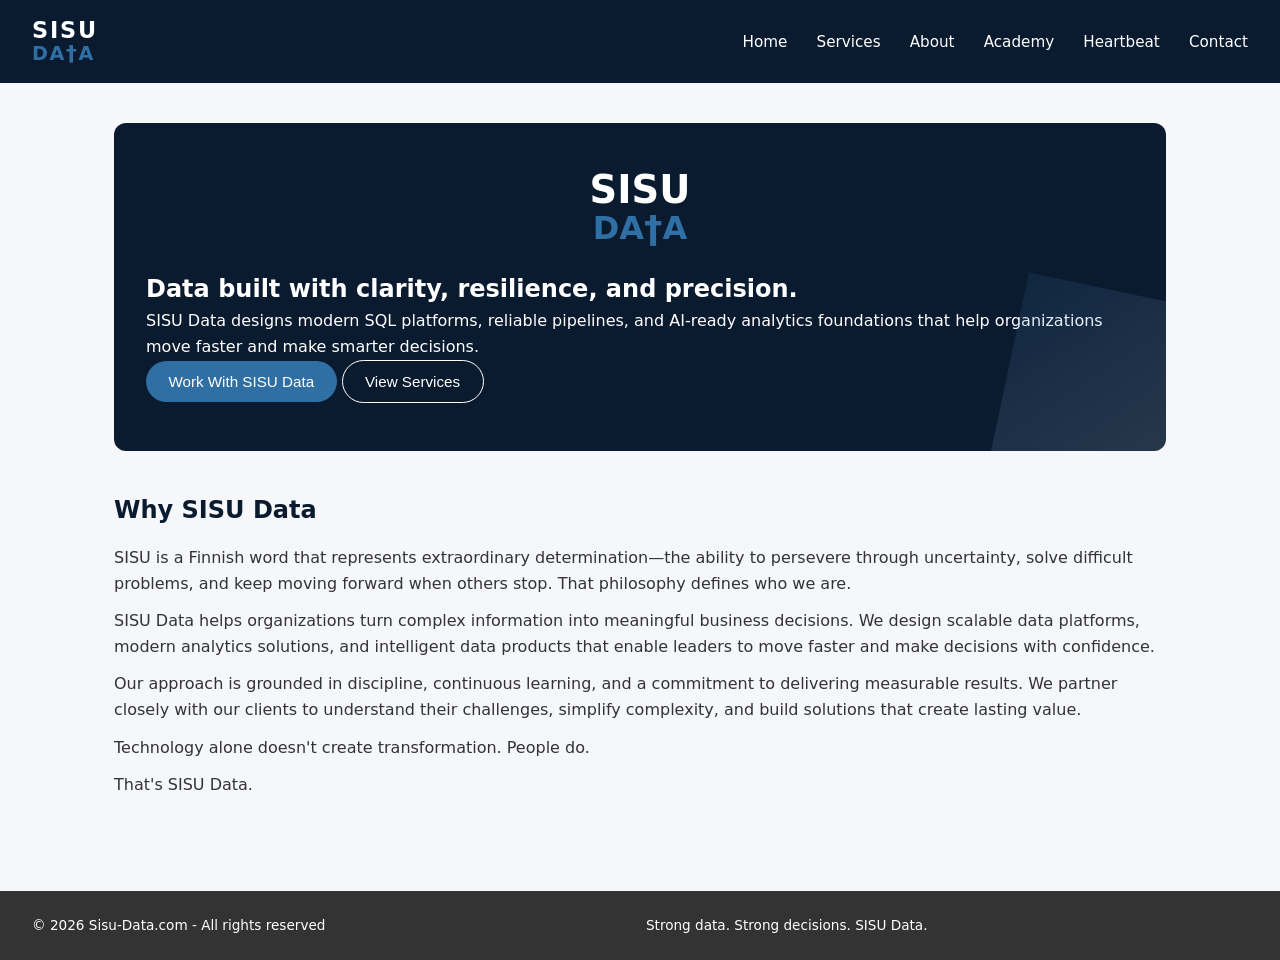
<file: index.html>
<!DOCTYPE html>
<html lang="en">

<head>
  <meta charset="UTF-8">
  <title>SISU Data | Strong data. Strong decisions.</title>
  <link rel="stylesheet" href="styles.css">

  <!-- Google tag (gtag.js) -->
  <script async src="https://www.googletagmanager.com/gtag/js?id=G-81J9BJQVFM"></script>
  <script>
    window.dataLayer = window.dataLayer || [];
    function gtag(){dataLayer.push(arguments);}
    gtag('js', new Date());

    gtag('config', 'G-81J9BJQVFM');
  </script>
</head>

<body>

<header>
  <div class="logo-stack">
    <span class="logo-sisu">SISU</span>
    <span class="logo-data">DA<span class="cross">†</span>A</span>
  </div>

  <nav>
    <a href="index.html">Home</a>
    <a href="services.html">Services</a>
    <a href="about.html">About</a>
    <a href="academy.html">Academy</a>
    <a href="heartbeat.html">Heartbeat</a>
    <a href="contact.html">Contact</a>
  </nav>
</header>

<main class="main">

  <section class="hero">
    <div class="hero-logo">
      <span class="hero-sisu">SISU</span>
      <span class="hero-data">DA<span class="cross">†</span>A</span>
    </div>

    <h1>Data built with clarity, resilience, and precision.</h1>

    <p>
      SISU Data designs modern SQL platforms, reliable pipelines,
      and AI-ready analytics foundations that help organizations
      move faster and make smarter decisions.
    </p>

    <div class="hero-buttons">
      <a href="contact.html">
        <button class="btn-primary">Work With SISU Data</button>
      </a>

      <a href="services.html">
        <button class="btn-secondary">View Services</button>
      </a>
    </div>
  </section>

  <section class="section">
    <h2>Why SISU Data</h2>

    <p>
      SISU is a Finnish word that represents extraordinary determination—the
      ability to persevere through uncertainty, solve difficult problems,
      and keep moving forward when others stop. That philosophy defines
      who we are.
    </p>

    <p>
      SISU Data helps organizations turn complex information into meaningful
      business decisions. We design scalable data platforms, modern analytics
      solutions, and intelligent data products that enable leaders to move
      faster and make decisions with confidence.
    </p>

    <p>
      Our approach is grounded in discipline, continuous learning,
      and a commitment to delivering measurable results. We partner
      closely with our clients to understand their challenges,
      simplify complexity, and build solutions that create lasting value.
    </p>

    <p>
      Technology alone doesn't create transformation. People do.
    </p>

    <p>
      That's SISU Data.
    </p>

  </section>

</main>

<footer class="site-footer">
  <div class="footer-left">
    &copy; 2026 Sisu-Data.com - All rights reserved
  </div>

  <div class="footer-center">
    Strong data. Strong decisions. SISU Data.
  </div>
</footer>

</body>
</html>
</file>
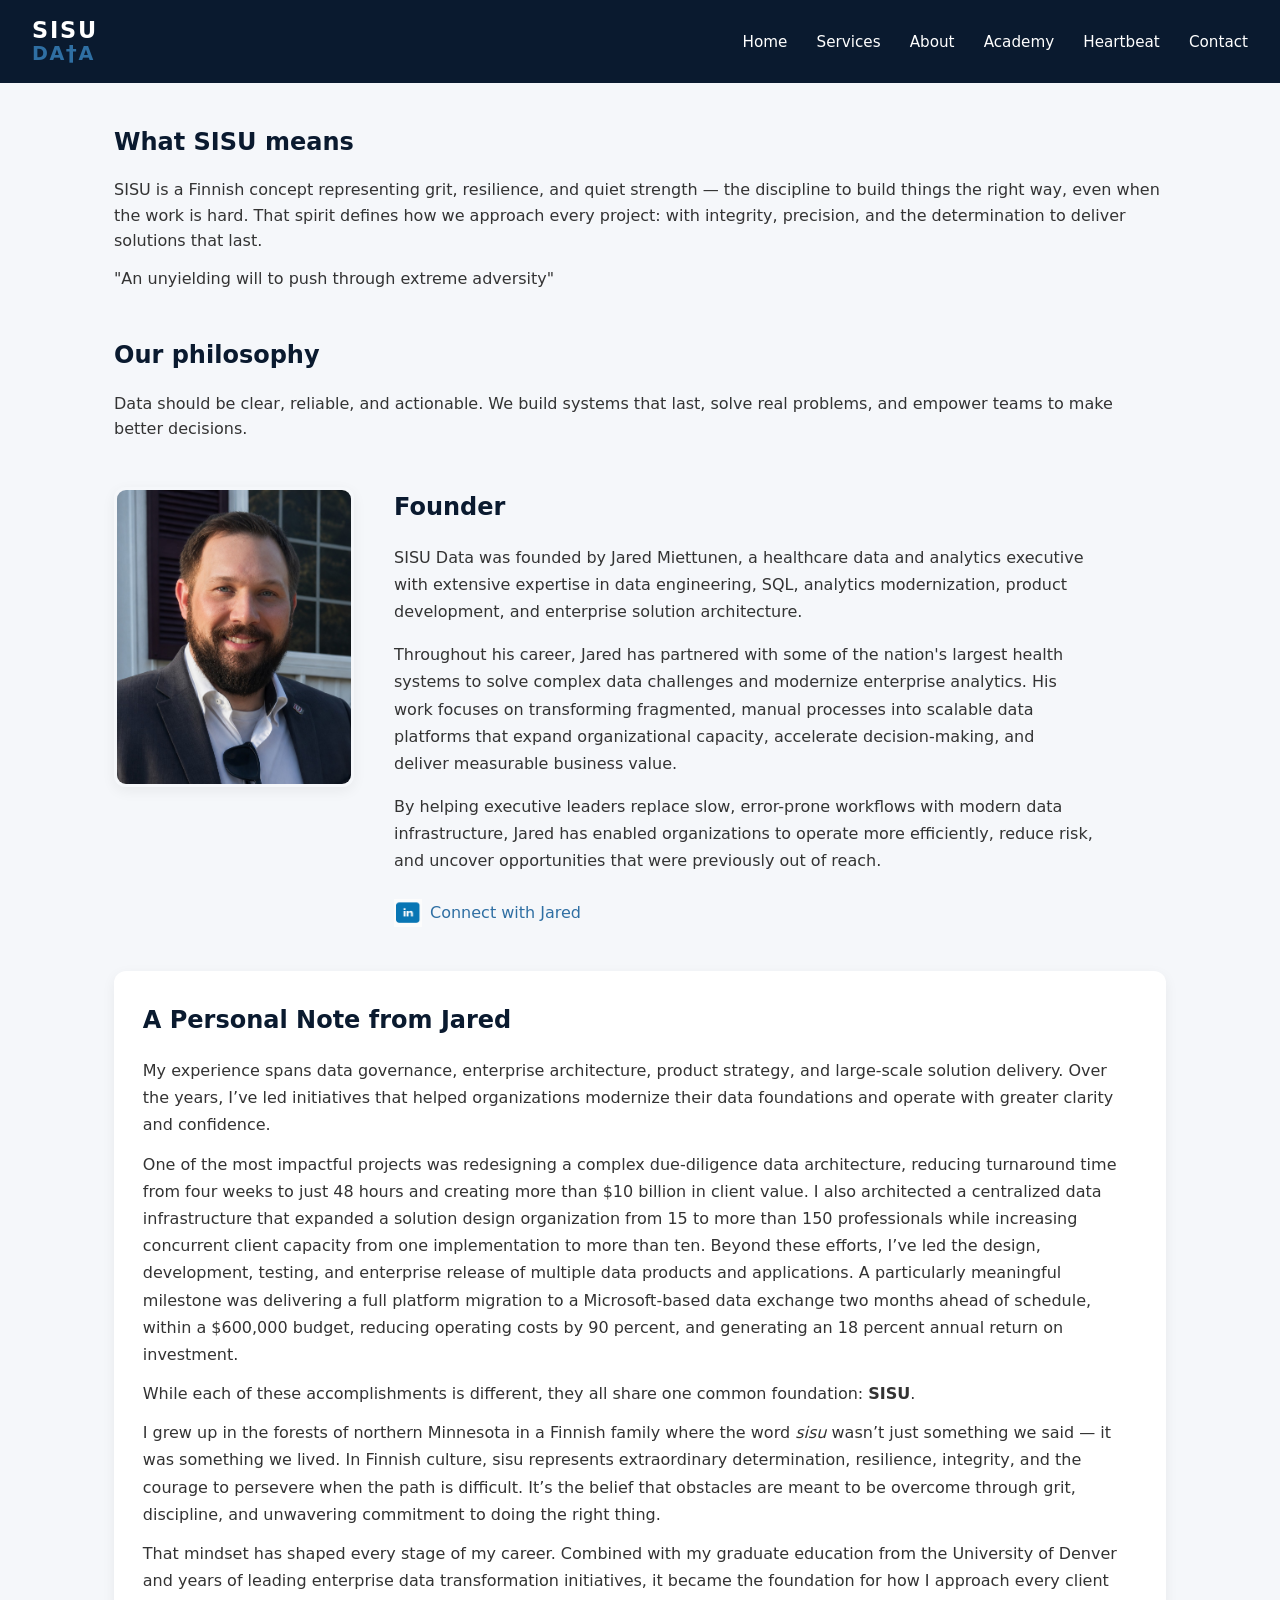
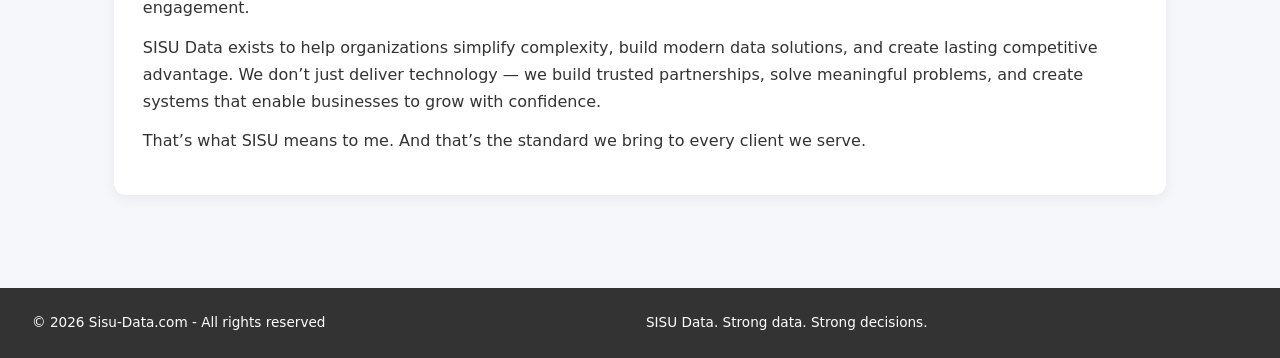
<file: about.html>
<!DOCTYPE html>
<html lang="en">
<head>
  <meta charset="UTF-8">
  <title>SISU Data | About</title>
  <link rel="stylesheet" href="styles.css">

  <!-- Google tag (gtag.js) -->
  <script async src="https://www.googletagmanager.com/gtag/js?id=G-81J9BJQVFM"></script>
  <script>
    window.dataLayer = window.dataLayer || [];
    function gtag(){dataLayer.push(arguments);}
    gtag('js', new Date());

    gtag('config', 'G-81J9BJQVFM');
  </script>
</head>

<body>

<header>
  <div class="logo-stack">
    <span class="logo-sisu">SISU</span>
    <span class="logo-data">DA<span class="cross">†</span>A</span>
  </div>
  <nav>
    <a href="index.html">Home</a>
    <a href="services.html">Services</a>
    <a href="about.html">About</a>
    <a href="academy.html">Academy</a>
    <a href="heartbeat.html">Heartbeat</a>
    <a href="contact.html">Contact</a>
  </nav>
</header>

<main class="main">

  <!-- What SISU Means -->
  <section class="section">
    <h2>What SISU means</h2>
    <p>
      SISU is a Finnish concept representing grit, resilience, and quiet strength — the discipline to build things the right way, even when the work is hard. That spirit defines how we approach every project: with integrity, precision, and the determination to deliver solutions that last. 
      </p>

    <p>
       "An unyielding will to push through extreme adversity"
    </p>
  </section>

  <!-- Our Philosophy -->
  <section class="section">
    <h2>Our philosophy</h2>
    <p>
      Data should be clear, reliable, and actionable. We build systems that last,
      solve real problems, and empower teams to make better decisions.
    </p>
  </section>

  <!-- Founder -->
  <section class="section founder-section">
  <div class="founder-photo">
    <img src="founder.jpg" alt="Jared Miettunen">
  </div>

  <div class="founder-text">
    <h2>Founder</h2>
    <p>
      SISU Data was founded by Jared Miettunen, a healthcare data and analytics executive with extensive expertise in data engineering, SQL, analytics modernization, product development, and enterprise solution architecture.
    </p>

    <p>
      Throughout his career, Jared has partnered with some of the nation's largest health systems to solve complex data challenges and modernize enterprise analytics. His work focuses on transforming fragmented, manual processes into scalable data platforms that expand organizational capacity, accelerate decision-making, and deliver measurable business value.
    </p>

    <p>
      By helping executive leaders replace slow, error-prone workflows with modern data infrastructure, Jared has enabled organizations to operate more efficiently, reduce risk, and uncover opportunities that were previously out of reach.
    </p>

    <a href="https://www.linkedin.com/in/jared-s-miettunen"
   class="linkedin-btn"
   onclick="gtag('event', 'linkedin_click', {
     event_category: 'engagement',
     event_label: 'Founder LinkedIn'
   });">
  <img src="linkedin.png" alt="LinkedIn Profile">
  <span class="linkedin-text">Connect with Jared</span>
</a>
  </div>
</section>

  <!-- Personal Note -->
<section class="section personal-note">
  <h2>A Personal Note from Jared</h2>

  <p>
    My experience spans data governance, enterprise architecture, product strategy, and large‑scale solution delivery. Over the years, I’ve led initiatives that helped organizations modernize their data foundations and operate with greater clarity and confidence.
  </p>

  <p>
    One of the most impactful projects was redesigning a complex due‑diligence data architecture, reducing turnaround time from four weeks to just 48 hours and creating more than $10 billion in client value. I also architected a centralized data infrastructure that expanded a solution design organization from 15 to more than 150 professionals while increasing concurrent client capacity from one implementation to more than ten. Beyond these efforts, I’ve led the design, development, testing, and enterprise release of multiple data products and applications. A particularly meaningful milestone was delivering a full platform migration to a Microsoft‑based data exchange two months ahead of schedule, within a $600,000 budget, reducing operating costs by 90 percent, and generating an 18 percent annual return on investment.
  </p>

  <p>
    While each of these accomplishments is different, they all share one common foundation: <strong>SISU</strong>.
  </p>

  <p>
    I grew up in the forests of northern Minnesota in a Finnish family where the word <em>sisu</em> wasn’t just something we said — it was something we lived. In Finnish culture, sisu represents extraordinary determination, resilience, integrity, and the courage to persevere when the path is difficult. It’s the belief that obstacles are meant to be overcome through grit, discipline, and unwavering commitment to doing the right thing.
  </p>

  <p>
    That mindset has shaped every stage of my career. Combined with my graduate education from the University of Denver and years of leading enterprise data transformation initiatives, it became the foundation for how I approach every client engagement.
  </p>

  <p>
    SISU Data exists to help organizations simplify complexity, build modern data solutions, and create lasting competitive advantage. We don’t just deliver technology — we build trusted partnerships, solve meaningful problems, and create systems that enable businesses to grow with confidence.
  </p>

  <p>
    That’s what SISU means to me. And that’s the standard we bring to every client we serve.
  </p>
</section>



</main>
  
<footer class="site-footer">
  <div class="footer-left">© 2026 Sisu-Data.com - All rights reserved</div>
  <div class="footer-center">SISU Data. Strong data. Strong decisions.</div>
</footer>


</body>
</html>
</file>
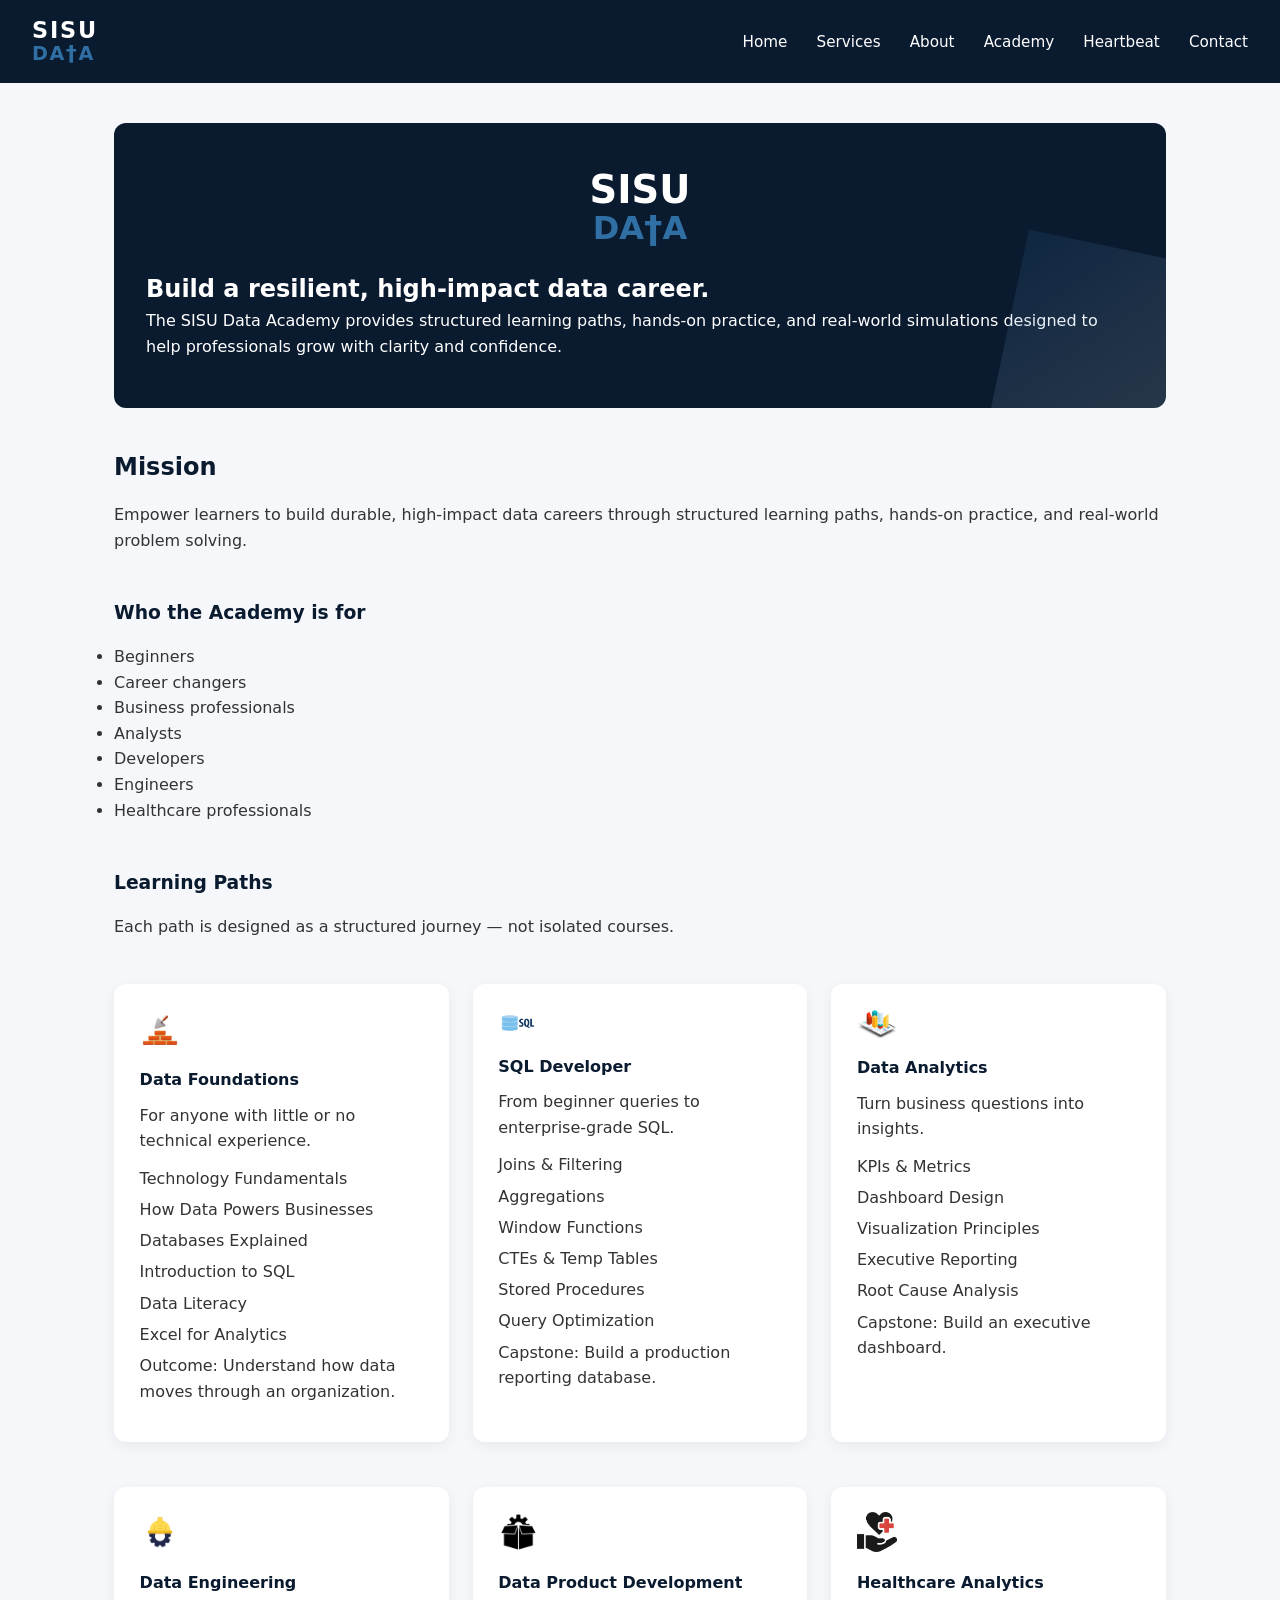
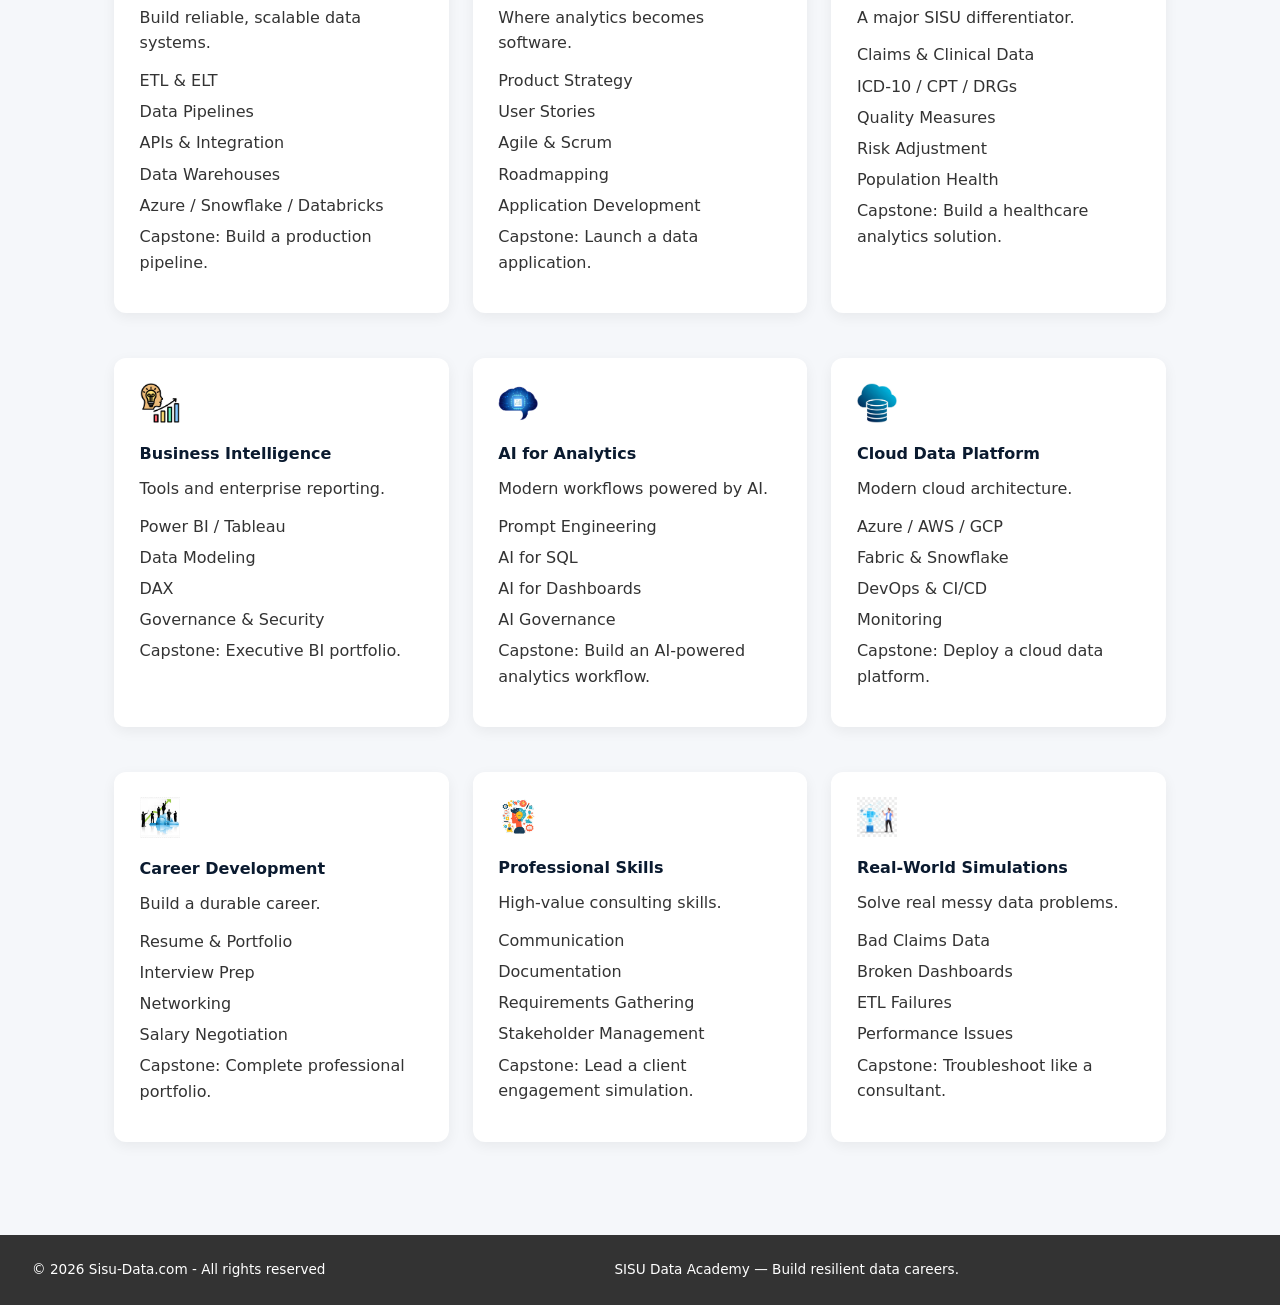
<file: academy.html>
<!DOCTYPE html>
<html lang="en">
<head>
   <meta charset="UTF-8">
  <title>SISU Data | Academy</title>
  <link rel="stylesheet" href="styles.css">

  <!-- Google tag (gtag.js) -->
  <script async src="https://www.googletagmanager.com/gtag/js?id=G-81J9BJQVFM"></script>
  <script>
    window.dataLayer = window.dataLayer || [];
    function gtag(){dataLayer.push(arguments);}
    gtag('js', new Date());

    gtag('config', 'G-81J9BJQVFM');
  </script>
</head>
<!-- Google tag (gtag.js) -->
<script async src="https://www.googletagmanager.com/gtag/js?id=G-81J9BJQVFM"></script>
<script>
  window.dataLayer = window.dataLayer || [];
  function gtag(){dataLayer.push(arguments);}
  gtag('js', new Date());

  gtag('config', 'G-81J9BJQVFM');
</script>
<body>

<header>
  <div class="logo-stack">
    <span class="logo-sisu">SISU</span>
    <span class="logo-data">DA<span class="cross">†</span>A</span>
  </div>
  <nav>
    <a href="index.html">Home</a>
    <a href="services.html">Services</a>
    <a href="about.html">About</a>
    <a href="academy.html">Academy</a>
    <a href="heartbeat.html">Heartbeat</a>
    <a href="contact.html">Contact</a>
  </nav>
</header>

<main class="main">

  <!-- HERO BANNER -->
  <section class="hero">
    <div class="hero-logo">
      <span class="hero-sisu">SISU</span>
      <span class="hero-data">DA<span class="cross">†</span>A</span>
    </div>
    <h1>Build a resilient, high‑impact data career.</h1>
    <p>
      The SISU Data Academy provides structured learning paths, hands‑on practice, and real‑world
      simulations designed to help professionals grow with clarity and confidence.
    </p>
  </section>

  <!-- Mission -->
  <section class="section">
    <h2>Mission</h2>
    <p>
      Empower learners to build durable, high‑impact data careers through structured learning paths,
      hands‑on practice, and real‑world problem solving.
    </p>
  </section>

  <!-- Audience -->
  <section class="section">
    <h3>Who the Academy is for</h3>
    <ul class="audience-list">
      <li>Beginners</li>
      <li>Career changers</li>
      <li>Business professionals</li>
      <li>Analysts</li>
      <li>Developers</li>
      <li>Engineers</li>
      <li>Healthcare professionals</li>
    </ul>
  </section>

  <!-- Learning Paths -->
  <section class="section">
    <h3>Learning Paths</h3>
    <p>Each path is designed as a structured journey — not isolated courses.</p>
  </section>

  <!-- Path Cards -->
  <section class="section grid-3">

    <!-- Data Foundations -->
    <div class="academy-card">
      <img src="icons/foundation.png" alt="" style="width:40px; margin-bottom:10px;">
      <h4>Data Foundations</h4>
      <p class="path-desc">For anyone with little or no technical experience.</p>
      <ul>
        <li>Technology Fundamentals</li>
        <li>How Data Powers Businesses</li>
        <li>Databases Explained</li>
        <li>Introduction to SQL</li>
        <li>Data Literacy</li>
        <li>Excel for Analytics</li>
      </ul>
      <p class="capstone">Outcome: Understand how data moves through an organization.</p>
    </div>

    <!-- SQL Developer -->
    <div class="academy-card">
      <img src="icons/sql.png" alt="" style="width:40px; margin-bottom:10px;">
      <h4>SQL Developer</h4>
      <p class="path-desc">From beginner queries to enterprise‑grade SQL.</p>
      <ul>
        <li>Joins & Filtering</li>
        <li>Aggregations</li>
        <li>Window Functions</li>
        <li>CTEs & Temp Tables</li>
        <li>Stored Procedures</li>
        <li>Query Optimization</li>
      </ul>
      <p class="capstone">Capstone: Build a production reporting database.</p>
    </div>

    <!-- Data Analytics -->
    <div class="academy-card">
      <img src="icons/analytics.png" alt="" style="width:40px; margin-bottom:10px;">
      <h4>Data Analytics</h4>
      <p class="path-desc">Turn business questions into insights.</p>
      <ul>
        <li>KPIs & Metrics</li>
        <li>Dashboard Design</li>
        <li>Visualization Principles</li>
        <li>Executive Reporting</li>
        <li>Root Cause Analysis</li>
      </ul>
      <p class="capstone">Capstone: Build an executive dashboard.</p>
    </div>

  </section>

  <!-- Second Row -->
  <section class="section grid-3">

    <!-- Data Engineering -->
    <div class="academy-card">
      <img src="icons/engineering.png" alt="" style="width:40px; margin-bottom:10px;">
      <h4>Data Engineering</h4>
      <p class="path-desc">Build reliable, scalable data systems.</p>
      <ul>
        <li>ETL & ELT</li>
        <li>Data Pipelines</li>
        <li>APIs & Integration</li>
        <li>Data Warehouses</li>
        <li>Azure / Snowflake / Databricks</li>
      </ul>
      <p class="capstone">Capstone: Build a production pipeline.</p>
    </div>

    <!-- Data Product Development -->
    <div class="academy-card">
      <img src="icons/product.png" alt="" style="width:40px; margin-bottom:10px;">
      <h4>Data Product Development</h4>
      <p class="path-desc">Where analytics becomes software.</p>
      <ul>
        <li>Product Strategy</li>
        <li>User Stories</li>
        <li>Agile & Scrum</li>
        <li>Roadmapping</li>
        <li>Application Development</li>
      </ul>
      <p class="capstone">Capstone: Launch a data application.</p>
    </div>

    <!-- Healthcare Analytics -->
    <div class="academy-card">
      <img src="icons/healthcare.png" alt="" style="width:40px; margin-bottom:10px;">
      <h4>Healthcare Analytics</h4>
      <p class="path-desc">A major SISU differentiator.</p>
      <ul>
        <li>Claims & Clinical Data</li>
        <li>ICD‑10 / CPT / DRGs</li>
        <li>Quality Measures</li>
        <li>Risk Adjustment</li>
        <li>Population Health</li>
      </ul>
      <p class="capstone">Capstone: Build a healthcare analytics solution.</p>
    </div>

  </section>

  <!-- Third Row -->
  <section class="section grid-3">

    <!-- Business Intelligence -->
    <div class="academy-card">
      <img src="icons/bi.png" alt="" style="width:40px; margin-bottom:10px;">
      <h4>Business Intelligence</h4>
      <p class="path-desc">Tools and enterprise reporting.</p>
      <ul>
        <li>Power BI / Tableau</li>
        <li>Data Modeling</li>
        <li>DAX</li>
        <li>Governance & Security</li>
      </ul>
      <p class="capstone">Capstone: Executive BI portfolio.</p>
    </div>

    <!-- AI for Analytics -->
    <div class="academy-card">
      <img src="icons/ai.png" alt="" style="width:40px; margin-bottom:10px;">
      <h4>AI for Analytics</h4>
      <p class="path-desc">Modern workflows powered by AI.</p>
      <ul>
        <li>Prompt Engineering</li>
        <li>AI for SQL</li>
        <li>AI for Dashboards</li>
        <li>AI Governance</li>
      </ul>
      <p class="capstone">Capstone: Build an AI‑powered analytics workflow.</p>
    </div>

    <!-- Cloud Data Platform -->
    <div class="academy-card">
      <img src="icons/cloud.png" alt="" style="width:40px; margin-bottom:10px;">
      <h4>Cloud Data Platform</h4>
      <p class="path-desc">Modern cloud architecture.</p>
      <ul>
        <li>Azure / AWS / GCP</li>
        <li>Fabric & Snowflake</li>
        <li>DevOps & CI/CD</li>
        <li>Monitoring</li>
      </ul>
      <p class="capstone">Capstone: Deploy a cloud data platform.</p>
    </div>

  </section>

  <!-- Fourth Row -->
  <section class="section grid-3">

    <!-- Career Development -->
    <div class="academy-card">
      <img src="icons/career.png" alt="" style="width:40px; margin-bottom:10px;">
      <h4>Career Development</h4>
      <p class="path-desc">Build a durable career.</p>
      <ul>
        <li>Resume & Portfolio</li>
        <li>Interview Prep</li>
        <li>Networking</li>
        <li>Salary Negotiation</li>
      </ul>
      <p class="capstone">Capstone: Complete professional portfolio.</p>
    </div>

    <!-- Professional Skills -->
    <div class="academy-card">
      <img src="icons/skills.png" alt="" style="width:40px; margin-bottom:10px;">
      <h4>Professional Skills</h4>
      <p class="path-desc">High‑value consulting skills.</p>
      <ul>
        <li>Communication</li>
        <li>Documentation</li>
        <li>Requirements Gathering</li>
        <li>Stakeholder Management</li>
      </ul>
      <p class="capstone">Capstone: Lead a client engagement simulation.</p>
    </div>

    <!-- Real‑World Simulations -->
    <div class="academy-card">
      <img src="icons/simulations.png" alt="" style="width:40px; margin-bottom:10px;">
      <h4>Real‑World Simulations</h4>
      <p class="path-desc">Solve real messy data problems.</p>
      <ul>
        <li>Bad Claims Data</li>
        <li>Broken Dashboards</li>
        <li>ETL Failures</li>
        <li>Performance Issues</li>
      </ul>
      <p class="capstone">Capstone: Troubleshoot like a consultant.</p>
    </div>

  </section>

</main>

  <footer class="site-footer">
  <div class="footer-left">© 2026 Sisu-Data.com - All rights reserved</div>
  <div class="footer-center">SISU Data Academy — Build resilient data careers.</div>
</footer>


</body>
</html>
</file>
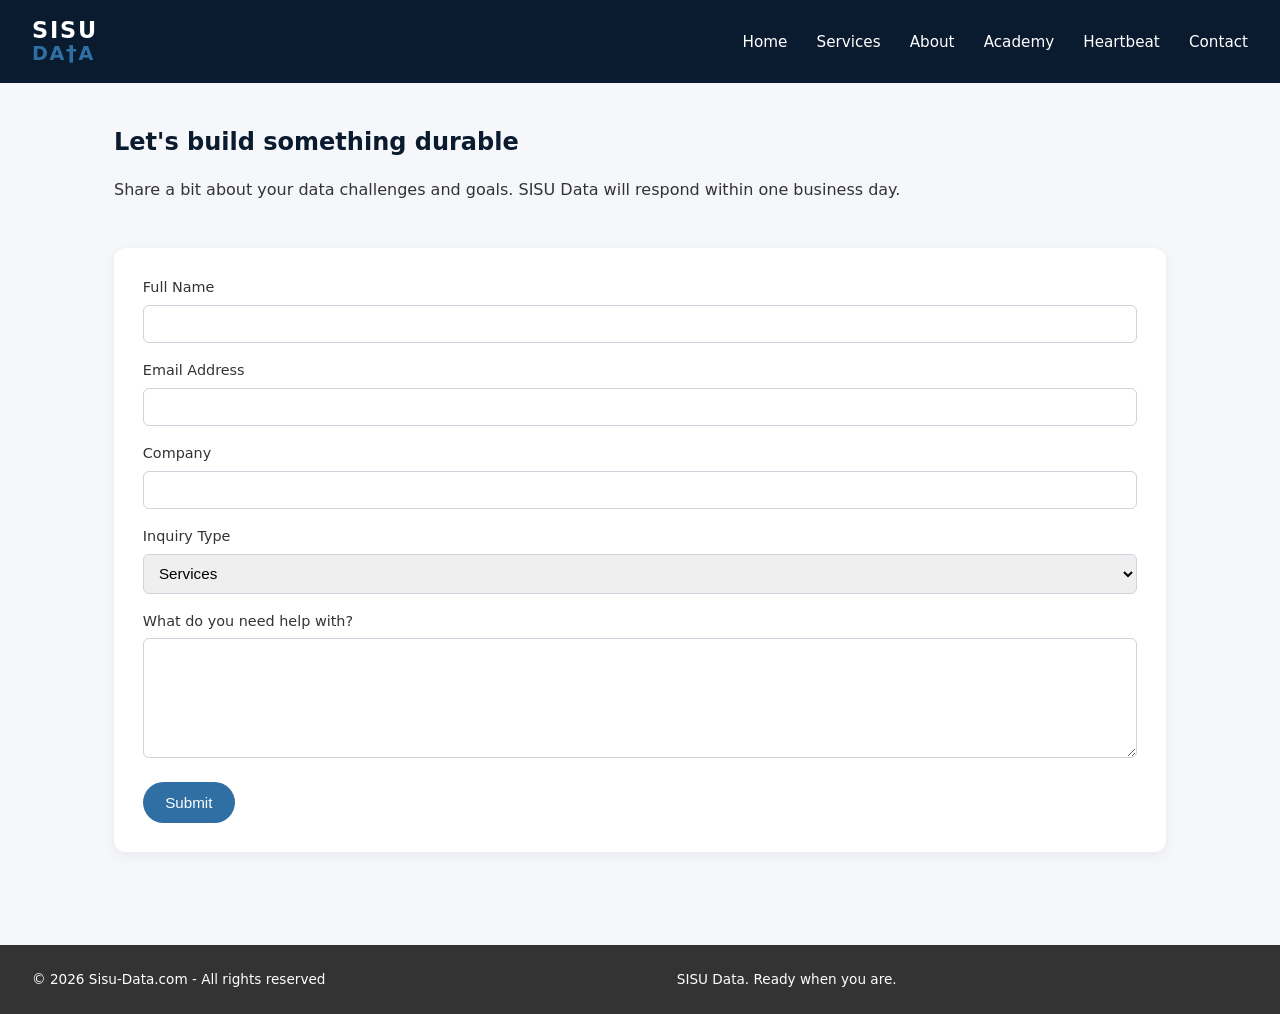
<file: contact.html>
<!DOCTYPE html>
<html lang="en">

<head>
  <meta charset="UTF-8">
  <title>SISU Data | Contact</title>
  <link rel="stylesheet" href="styles.css">

  <!-- EmailJS SDK -->
  <script src="https://cdn.emailjs.com/sdk/3.2/email.min.js"></script>

  <script>
    document.addEventListener("DOMContentLoaded", function () {
      emailjs.init("TNupq0IeY3Cskfc0A");
    });

    function sendEmail(e) {
      e.preventDefault();

      emailjs.sendForm(
        "service_5j5ucns",
        "template_7a0oiw2",
        "#contact-form"
      )
      .then(() => {
        alert("Thank you! Your message has been sent.");
        document.getElementById("contact-form").reset();
      })
      .catch((error) => {
        console.error("EmailJS Error:", error);
        alert("Oops! Something went wrong. Please try again.");
      });
    }
  </script>

  <!-- Google tag (gtag.js) -->
  <script async src="https://www.googletagmanager.com/gtag/js?id=G-81J9BJQVFM"></script>
  <script>
    window.dataLayer = window.dataLayer || [];
    function gtag(){dataLayer.push(arguments);}
    gtag('js', new Date());

    gtag('config', 'G-81J9BJQVFM');
  </script>

</head>

<body>

<header>
  <div class="logo-stack">
    <span class="logo-sisu">SISU</span>
    <span class="logo-data">DA<span class="cross">†</span>A</span>
  </div>

  <nav>
    <a href="index.html">Home</a>
    <a href="services.html">Services</a>
    <a href="about.html">About</a>
    <a href="academy.html">Academy</a>
    <a href="heartbeat.html">Heartbeat</a>
    <a href="contact.html">Contact</a>
  </nav>
</header>

<main class="main">

  <section class="section">
    <h2>Let's build something durable</h2>
    <p>
      Share a bit about your data challenges and goals.
      SISU Data will respond within one business day.
    </p>
  </section>

  <section class="section">
    <form id="contact-form" onsubmit="sendEmail(event)">

      <div class="field">
        <label for="name">Full Name</label>
        <input id="name" type="text" name="name" required>
      </div>

      <div class="field">
        <label for="email">Email Address</label>
        <input id="email" type="email" name="email" required>
      </div>

      <div class="field">
        <label for="company">Company</label>
        <input id="company" type="text" name="company">
      </div>

      <div class="field">
        <label for="topic">Inquiry Type</label>
        <select id="topic" name="topic" required>
          <option value="Services">Services</option>
          <option value="SISU Data Academy">SISU Data Academy</option>
        </select>
      </div>

      <div class="field">
        <label for="message">What do you need help with?</label>
        <textarea id="message" name="message" required></textarea>
      </div>

      <button class="btn-primary" type="submit">Submit</button>

    </form>
  </section>

</main>

<footer class="site-footer">
  <div class="footer-left">
    &copy; 2026 Sisu-Data.com - All rights reserved
  </div>

  <div class="footer-center">
    SISU Data. Ready when you are.
  </div>
</footer>

</body>
</html>
</file>
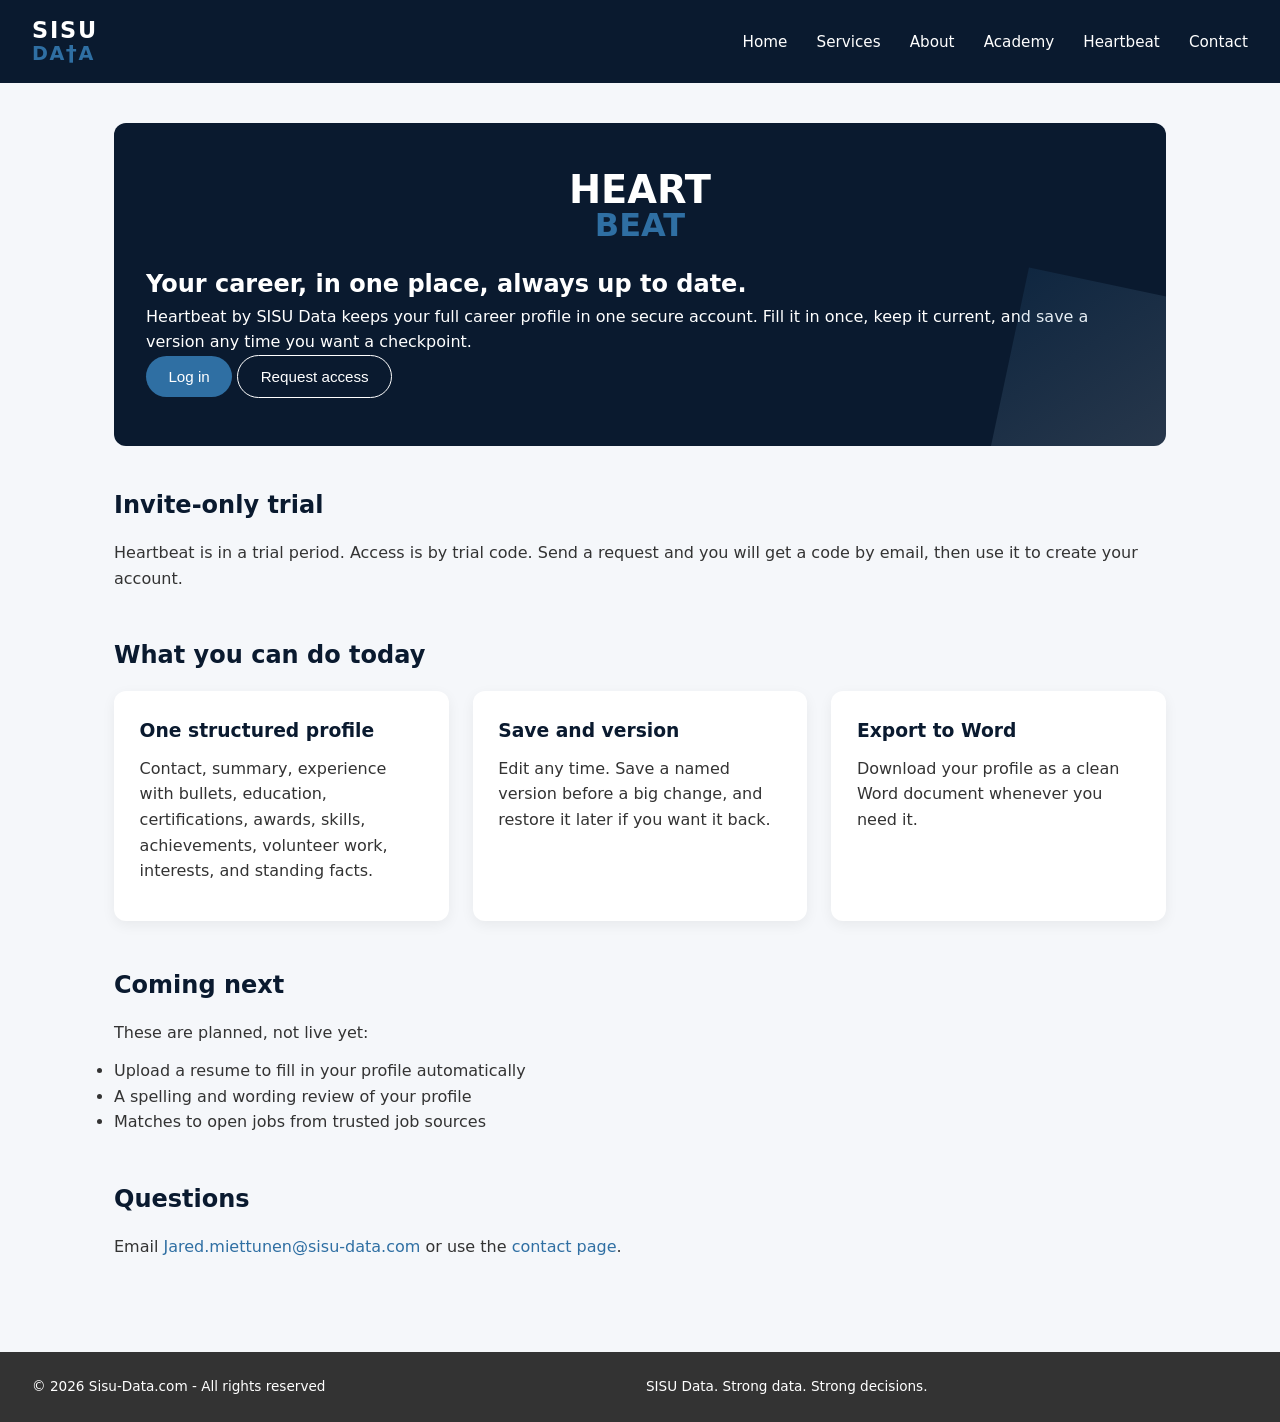
<file: heartbeat.html>
<!DOCTYPE html>
<html lang="en">
<head>
  <meta charset="UTF-8">
  <meta name="viewport" content="width=device-width, initial-scale=1">
  <title>SISU Data | Heartbeat</title>
  <link rel="stylesheet" href="styles.css">

  <!-- Google tag (gtag.js) -->
  <script async src="https://www.googletagmanager.com/gtag/js?id=G-81J9BJQVFM"></script>
  <script>
    window.dataLayer = window.dataLayer || [];
    function gtag(){dataLayer.push(arguments);}
    gtag('js', new Date());

    gtag('config', 'G-81J9BJQVFM');
  </script>
</head>

<body>

<header>
  <div class="logo-stack">
    <span class="logo-sisu">SISU</span>
    <span class="logo-data">DA<span class="cross">†</span>A</span>
  </div>
  <nav>
    <a href="index.html">Home</a>
    <a href="services.html">Services</a>
    <a href="about.html">About</a>
    <a href="academy.html">Academy</a>
    <a href="heartbeat.html">Heartbeat</a>
    <a href="contact.html">Contact</a>
  </nav>
</header>

<main class="main">

  <!-- HERO BANNER -->
  <section class="hero">
    <div class="hero-logo">
      <span class="hero-sisu">HEART</span>
      <span class="hero-data">BEAT</span>
    </div>
    <h1>Your career, in one place, always up to date.</h1>
    <p>
      Heartbeat by SISU Data keeps your full career profile in one secure account.
      Fill it in once, keep it current, and save a version any time you want a checkpoint.
    </p>

    <div class="hero-buttons">
      <a href="https://heartbeat.sisu-data.com/login.html">
        <button class="btn-primary">Log in</button>
      </a>

      <a href="mailto:Jared.miettunen@sisu-data.com?subject=Heartbeat%20access%20request&body=Hi%20Jared%2C%0D%0A%0D%0AI%27d%20like%20a%20trial%20access%20code%20for%20Heartbeat.%0D%0A%0D%0AName%3A%20%0D%0A">
        <button class="btn-secondary">Request access</button>
      </a>
    </div>
  </section>

  <section class="section">
    <h2>Invite-only trial</h2>
    <p>
      Heartbeat is in a trial period. Access is by trial code. Send a request and
      you will get a code by email, then use it to create your account.
    </p>
  </section>

  <section class="section">
    <h2>What you can do today</h2>
    <div class="grid-3">
      <div class="card">
        <h3>One structured profile</h3>
        <p>Contact, summary, experience with bullets, education, certifications, awards, skills, achievements, volunteer work, interests, and standing facts.</p>
      </div>
      <div class="card">
        <h3>Save and version</h3>
        <p>Edit any time. Save a named version before a big change, and restore it later if you want it back.</p>
      </div>
      <div class="card">
        <h3>Export to Word</h3>
        <p>Download your profile as a clean Word document whenever you need it.</p>
      </div>
    </div>
  </section>

  <section class="section">
    <h2>Coming next</h2>
    <p>These are planned, not live yet:</p>
    <ul class="audience-list">
      <li>Upload a resume to fill in your profile automatically</li>
      <li>A spelling and wording review of your profile</li>
      <li>Matches to open jobs from trusted job sources</li>
    </ul>
  </section>

  <section class="section">
    <h2>Questions</h2>
    <p>
      Email <a href="mailto:Jared.miettunen@sisu-data.com">Jared.miettunen@sisu-data.com</a>
      or use the <a href="contact.html">contact page</a>.
    </p>
  </section>

</main>

<footer class="site-footer">
  <div class="footer-left">© 2026 Sisu-Data.com - All rights reserved</div>
  <div class="footer-center">SISU Data. Strong data. Strong decisions.</div>
</footer>

</body>
</html>
</file>
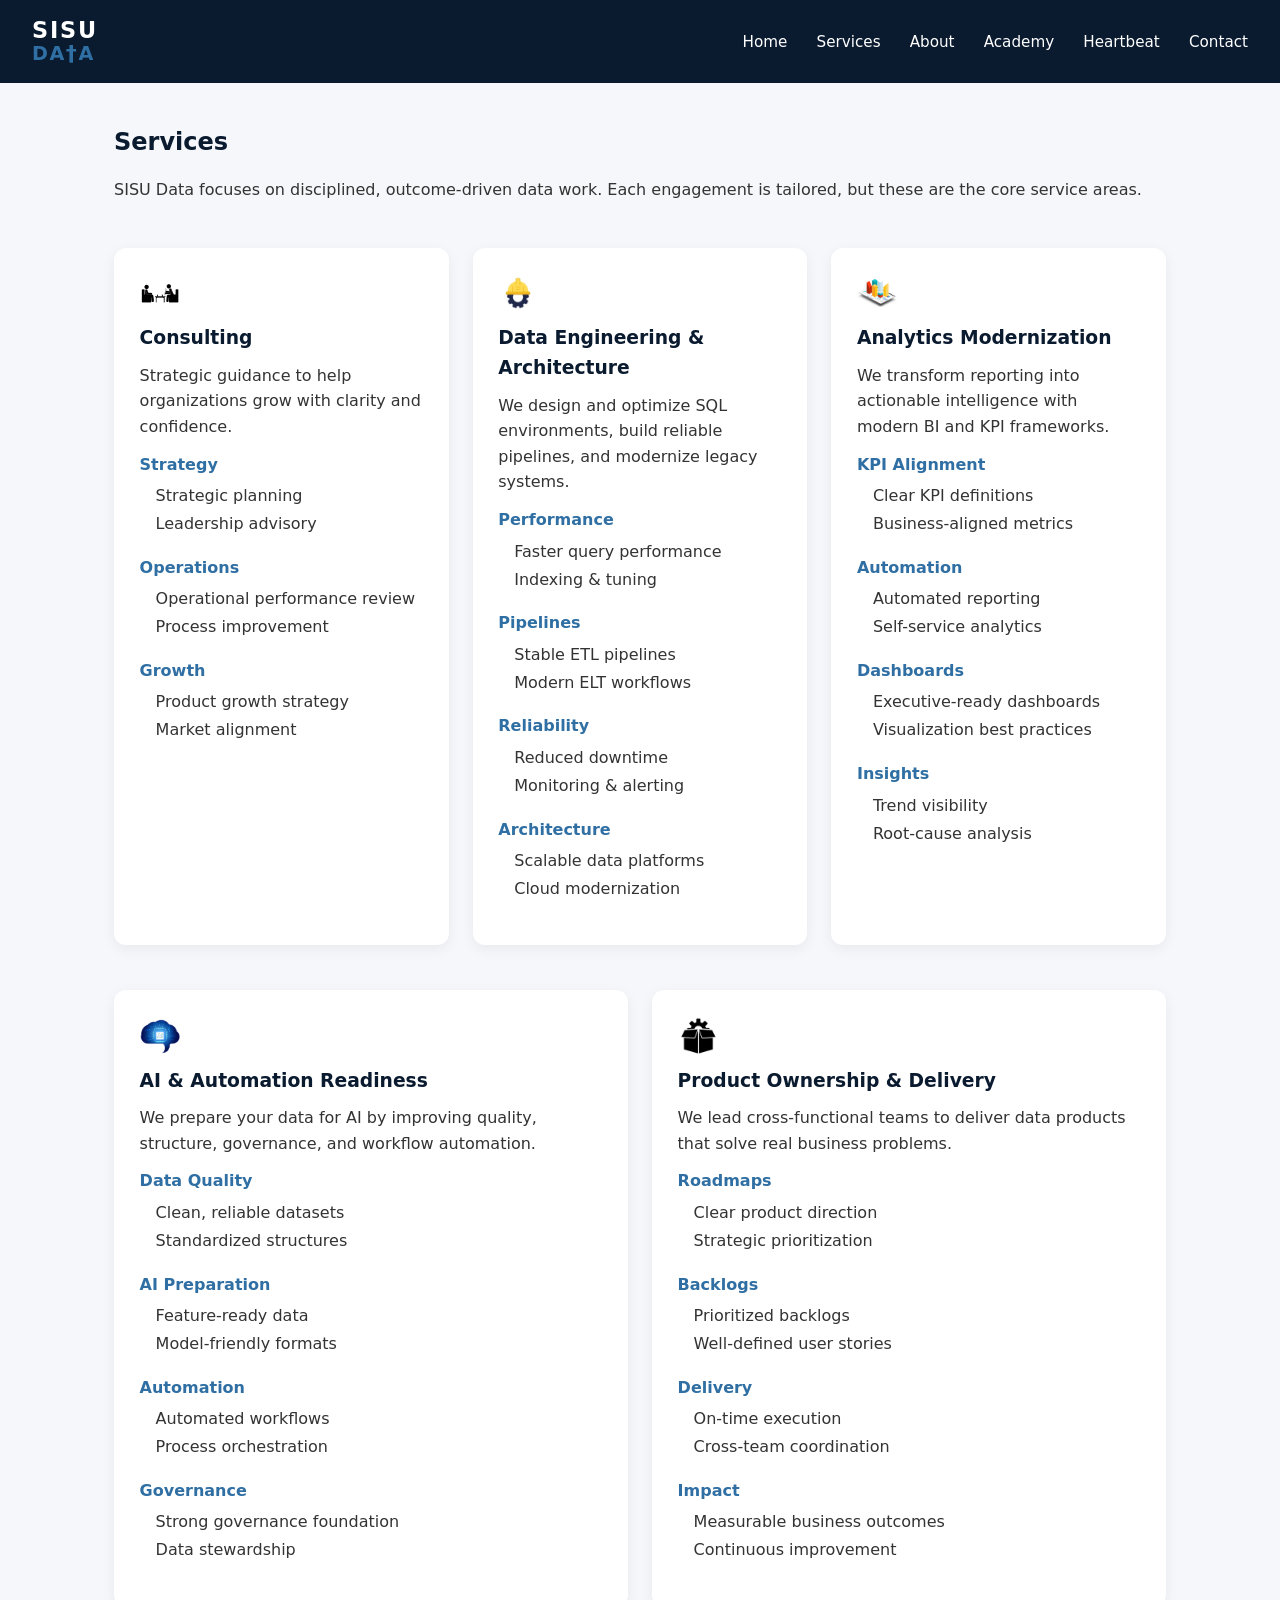
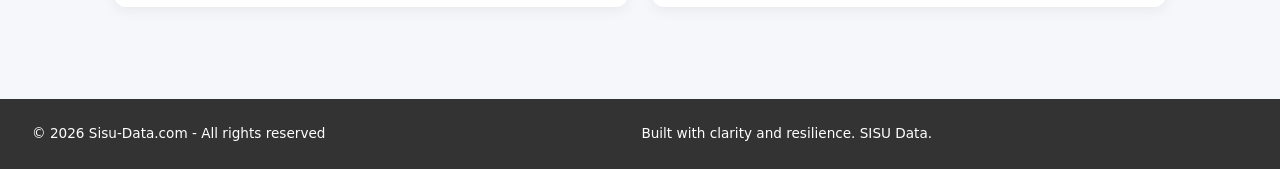
<file: services.html>
<!DOCTYPE html>
<html lang="en">

<head>
  <meta charset="UTF-8">
  <title>SISU Data | Services</title>
  <link rel="stylesheet" href="styles.css">

  <!-- Google tag (gtag.js) -->
  <script async src="https://www.googletagmanager.com/gtag/js?id=G-81J9BJQVFM"></script>
  <script>
    window.dataLayer = window.dataLayer || [];
    function gtag(){dataLayer.push(arguments);}
    gtag('js', new Date());

    gtag('config', 'G-81J9BJQVFM');
  </script>
</head>

<body>

<header>
  <div class="logo-stack">
    <span class="logo-sisu">SISU</span>
    <span class="logo-data">DA<span class="cross">†</span>A</span>
  </div>

  <nav>
    <a href="index.html">Home</a>
    <a href="services.html">Services</a>
    <a href="about.html">About</a>
    <a href="academy.html">Academy</a>
    <a href="heartbeat.html">Heartbeat</a>
    <a href="contact.html">Contact</a>
  </nav>
</header>

<main class="main">

  <section class="section">
    <h2>Services</h2>
    <p>
      SISU Data focuses on disciplined, outcome-driven data work.
      Each engagement is tailored, but these are the core service areas.
    </p>
  </section>

  <!-- FIRST ROW -->
  <section class="section grid-3">

    <!-- Consulting -->
    <div class="card">
      <img src="icons/consulting.png" alt="" class="service-icon">

      <h3>Consulting</h3>

      <p class="service-intro">
        Strategic guidance to help organizations grow with clarity and confidence.
      </p>

      <div class="service-section">
        <h4>Strategy</h4>
        <ul>
          <li>Strategic planning</li>
          <li>Leadership advisory</li>
        </ul>
      </div>

      <div class="service-section">
        <h4>Operations</h4>
        <ul>
          <li>Operational performance review</li>
          <li>Process improvement</li>
        </ul>
      </div>

      <div class="service-section">
        <h4>Growth</h4>
        <ul>
          <li>Product growth strategy</li>
          <li>Market alignment</li>
        </ul>
      </div>

    </div>

    <!-- Data Engineering -->
    <div class="card">

      <img src="icons/engineering.png" alt="" class="service-icon">

      <h3>Data Engineering &amp; Architecture</h3>

      <p class="service-intro">
        We design and optimize SQL environments, build reliable pipelines,
        and modernize legacy systems.
      </p>

      <div class="service-section">
        <h4>Performance</h4>
        <ul>
          <li>Faster query performance</li>
          <li>Indexing &amp; tuning</li>
        </ul>
      </div>

      <div class="service-section">
        <h4>Pipelines</h4>
        <ul>
          <li>Stable ETL pipelines</li>
          <li>Modern ELT workflows</li>
        </ul>
      </div>

      <div class="service-section">
        <h4>Reliability</h4>
        <ul>
          <li>Reduced downtime</li>
          <li>Monitoring &amp; alerting</li>
        </ul>
      </div>

      <div class="service-section">
        <h4>Architecture</h4>
        <ul>
          <li>Scalable data platforms</li>
          <li>Cloud modernization</li>
        </ul>
      </div>

    </div>

    <!-- Analytics -->
    <div class="card">

      <img src="icons/analytics.png" alt="" class="service-icon">

      <h3>Analytics Modernization</h3>

      <p class="service-intro">
        We transform reporting into actionable intelligence with modern BI
        and KPI frameworks.
      </p>

      <div class="service-section">
        <h4>KPI Alignment</h4>
        <ul>
          <li>Clear KPI definitions</li>
          <li>Business-aligned metrics</li>
        </ul>
      </div>

      <div class="service-section">
        <h4>Automation</h4>
        <ul>
          <li>Automated reporting</li>
          <li>Self-service analytics</li>
        </ul>
      </div>

      <div class="service-section">
        <h4>Dashboards</h4>
        <ul>
          <li>Executive-ready dashboards</li>
          <li>Visualization best practices</li>
        </ul>
      </div>

      <div class="service-section">
        <h4>Insights</h4>
        <ul>
          <li>Trend visibility</li>
          <li>Root-cause analysis</li>
        </ul>
      </div>

    </div>

  </section>

  <!-- SECOND ROW -->
  <section class="section grid-2">

    <!-- AI -->
    <div class="card">

      <img src="icons/ai.png" alt="" class="service-icon">

      <h3>AI &amp; Automation Readiness</h3>

      <p class="service-intro">
        We prepare your data for AI by improving quality, structure,
        governance, and workflow automation.
      </p>

      <div class="service-section">
        <h4>Data Quality</h4>
        <ul>
          <li>Clean, reliable datasets</li>
          <li>Standardized structures</li>
        </ul>
      </div>

      <div class="service-section">
        <h4>AI Preparation</h4>
        <ul>
          <li>Feature-ready data</li>
          <li>Model-friendly formats</li>
        </ul>
      </div>

      <div class="service-section">
        <h4>Automation</h4>
        <ul>
          <li>Automated workflows</li>
          <li>Process orchestration</li>
        </ul>
      </div>

      <div class="service-section">
        <h4>Governance</h4>
        <ul>
          <li>Strong governance foundation</li>
          <li>Data stewardship</li>
        </ul>
      </div>

    </div>

    <!-- Product Ownership -->
    <div class="card">

      <img src="icons/product.png" alt="" class="service-icon">

      <h3>Product Ownership &amp; Delivery</h3>

      <p class="service-intro">
        We lead cross-functional teams to deliver data products that solve
        real business problems.
      </p>

      <div class="service-section">
        <h4>Roadmaps</h4>
        <ul>
          <li>Clear product direction</li>
          <li>Strategic prioritization</li>
        </ul>
      </div>

      <div class="service-section">
        <h4>Backlogs</h4>
        <ul>
          <li>Prioritized backlogs</li>
          <li>Well-defined user stories</li>
        </ul>
      </div>

      <div class="service-section">
        <h4>Delivery</h4>
        <ul>
          <li>On-time execution</li>
          <li>Cross-team coordination</li>
        </ul>
      </div>

      <div class="service-section">
        <h4>Impact</h4>
        <ul>
          <li>Measurable business outcomes</li>
          <li>Continuous improvement</li>
        </ul>
      </div>

    </div>

  </section>

</main>

<footer class="site-footer">
  <div class="footer-left">
    &copy; 2026 Sisu-Data.com - All rights reserved
  </div>

  <div class="footer-center">
    Built with clarity and resilience. SISU Data.
  </div>
</footer>

</body>
</html>
</file>
<file: styles.css>
/* ---------------------------------------------------------
   SISU Data — Global Stylesheet
   Palette: Deep Navy, Nordic Blue, Ice Gray, Charcoal, White
--------------------------------------------------------- */

:root {
  --navy: #0A1A2F;
  --blue: #2F6FA3;
  --ice: #F5F7FA;
  --charcoal: #333333;
  --white: #FFFFFF;

  --radius: 12px;
  --shadow: 0 4px 14px rgba(0, 0, 0, 0.06);
}

/* Reset */
* {
  box-sizing: border-box;
  margin: 0;
  padding: 0;
}

body {
  font-family: "Inter", system-ui, -apple-system, BlinkMacSystemFont, "Segoe UI", sans-serif;
  background-color: var(--ice);
  color: var(--charcoal);
  line-height: 1.6;
}

a {
  color: var(--blue);
  text-decoration: none;
}

/* ---------------------------------------------------------
   Header + Logo
--------------------------------------------------------- */

header {
  background-color: var(--navy);
  color: var(--white);
  padding: 1.2rem 2rem;
  display: flex;
  justify-content: space-between;
  align-items: center;
}

nav a {
  margin-left: 1.5rem;
  font-size: 0.95rem;
  color: var(--white);
}

nav a:hover {
  text-decoration: underline;
}

/* Stacked Logo */
.logo-stack {
  display: flex;
  flex-direction: column;
  line-height: 1; /* keeps SISU and DATA tight */
}

.logo-sisu {
  font-size: 1.4rem;
  font-weight: 700;
  color: var(--white);
  letter-spacing: 0.08em;
}

.logo-data {
  font-size: 1.2rem;
  font-weight: 600;
  color: var(--blue);
  letter-spacing: 0.08em;
}

/* FIXED † alignment */
.cross {
  font-weight: 700;
  color: var(--blue);
  font-size: 1.15em;      /* slightly larger */
  position: relative;
  top: 0.08em;            /* nudges † downward so it aligns with both A's */
}

/* ---------------------------------------------------------
   Main Layout
--------------------------------------------------------- */

.main {
  max-width: 1100px;
  margin: 0 auto;
  padding: 2.5rem 1.5rem 3rem;
}

.section {
  margin-bottom: 2.8rem;
}

.section h2,
.section h3,
.section h4 {
  margin-bottom: 1rem;
  color: var(--navy);
}

.section p {
  margin-bottom: 0.75rem;
}

/* ---------------------------------------------------------
   Hero Section
--------------------------------------------------------- */

.hero {
  background-color: var(--navy);
  color: var(--white);
  padding: 3rem 2rem;
  border-radius: var(--radius);
  margin-bottom: 2.5rem;
  position: relative;
  overflow: hidden;
}

.hero::after {
  content: "";
  position: absolute;
  right: -40px;
  bottom: -40px;
  width: 200px;
  height: 200px;
  background: linear-gradient(135deg, var(--blue), var(--ice));
  opacity: 0.15;
  transform: rotate(12deg);
}

.hero-logo {
  text-align: center;
  margin-bottom: 1.5rem;
  line-height: 1; /* FIX: tighten SISU / DATA in hero */
}

.hero-sisu {
  display: block;
  font-size: 2.4rem;
  font-weight: 700;
  color: var(--white);
}

.hero-data {
  display: block;
  font-size: 2rem;
  font-weight: 600;
  color: var(--blue);
}

/* ---------------------------------------------------------
   Buttons
--------------------------------------------------------- */

.btn-primary,
.btn-secondary {
  padding: 0.75rem 1.4rem;
  border-radius: 999px;
  font-size: 0.95rem;
  font-weight: 500;
  border: none;
  cursor: pointer;
}

.btn-primary {
  background-color: var(--blue);
  color: var(--white);
}

.btn-primary:hover {
  background-color: var(--white);
  color: var(--navy);
}

.btn-secondary {
  background-color: transparent;
  color: var(--white);
  border: 1px solid var(--white);
}

.btn-secondary:hover {
  background-color: var(--white);
  color: var(--navy);
}

/* ---------------------------------------------------------
   Cards + Grids
--------------------------------------------------------- */

.grid-3 {
  display: grid;
  grid-template-columns: repeat(auto-fit, minmax(260px, 1fr));
  gap: 1.5rem;
}

.grid-2 {
  display: grid;
  grid-template-columns: repeat(2, minmax(260px, 1fr));
  gap: 1.5rem;
}

.grid-1 {
  display: grid;
  grid-template-columns: 1fr;
  gap: 2rem;
}

.card,
.academy-card {
  background-color: var(--white);
  border-radius: var(--radius);
  padding: 1.6rem;
  box-shadow: var(--shadow);
}

/* FIX: tighten SISU / DATA inside cards */
.card .logo-stack,
.academy-card .logo-stack {
  line-height: 1;
}

.card h3,
.academy-card h4 {
  margin-bottom: 0.6rem;
  color: var(--navy);
}

.card ul,
.academy-card ul {
  list-style: none;
  margin-top: 0.5rem;
}

.card ul li,
.academy-card ul li {
  margin-bottom: 0.35rem;
}

/* ---------------------------------------------------------
   Services Page Enhancements
--------------------------------------------------------- */

.service-icon {
  width: 40px;
  height: 40px;
  object-fit: contain;
  margin-bottom: 10px;
  display: block;
}

.service-intro {
  font-weight: 500;
  margin-bottom: 1rem;
}

.service-section {
  margin-bottom: 1.2rem;
}

.service-section h4 {
  font-size: 1rem;
  margin-bottom: 0.4rem;
  color: var(--blue);
}

.service-section ul {
  margin-left: 1rem;
  line-height: 1.4;
}

/* ---------------------------------------------------------
   Founder Section
--------------------------------------------------------- */

.founder-section {
  display: flex;
  flex-wrap: wrap;
  gap: 2.5rem;
  align-items: flex-start;
}

.founder-photo img {
  width: 240px;
  height: auto;
  border-radius: 12px;
  object-fit: cover;
  box-shadow: var(--shadow);
  border: 3px solid var(--ice);
}

.founder-text {
  flex: 1 1 600px;
  max-width: 700px;
  line-height: 1.7;
}

.founder-text p {
  margin-bottom: 1rem;
}

.personal-note {
  background-color: var(--white);
  padding: 1.8rem;
  border-radius: var(--radius);
  box-shadow: var(--shadow);
  line-height: 1.7;
}

.linkedin-btn {
  display: flex;
  align-items: center;
  gap: 0.5rem;
  margin-top: 1.5rem;
}

.linkedin-btn img {
  width: 28px;
  height: 28px;
}

.linkedin-text {
  font-weight: 500;
  color: var(--blue);
}

/* ---------------------------------------------------------
   Contact Form
--------------------------------------------------------- */

form {
  background-color: var(--white);
  padding: 1.8rem;
  border-radius: var(--radius);
  box-shadow: var(--shadow);
}

form .field {
  margin-bottom: 1rem;
}

form label {
  display: block;
  font-size: 0.9rem;
  margin-bottom: 0.35rem;
}

form input,
form textarea,
form select {
  width: 100%;
  padding: 0.6rem 0.7rem;
  border-radius: 6px;
  border: 1px solid #ccd3dd;
  font-size: 0.95rem;
}

form textarea {
  min-height: 120px;
  resize: vertical;
}

/* ---------------------------------------------------------
   Footer
--------------------------------------------------------- */

.site-footer {
  background-color: var(--charcoal);
  color: var(--white);
  padding: 1.5rem 2rem;
  font-size: 0.85rem;

  display: flex;
  justify-content: space-between;
  align-items: center;
}

.footer-left {
  text-align: left;
}

.footer-center {
  text-align: center;
  flex: 1;
}

/* ---------------------------------------------------------
   Responsive
--------------------------------------------------------- */

@media (max-width: 700px) {
  header {
    flex-direction: column;
    align-items: flex-start;
    gap: 0.75rem;
  }

  .hero {
    padding: 2.2rem 1.5rem;
  }

  .founder-section {
    flex-direction: column;
  }

  .audience-list {
    columns: 1;
  }
}
</file>
